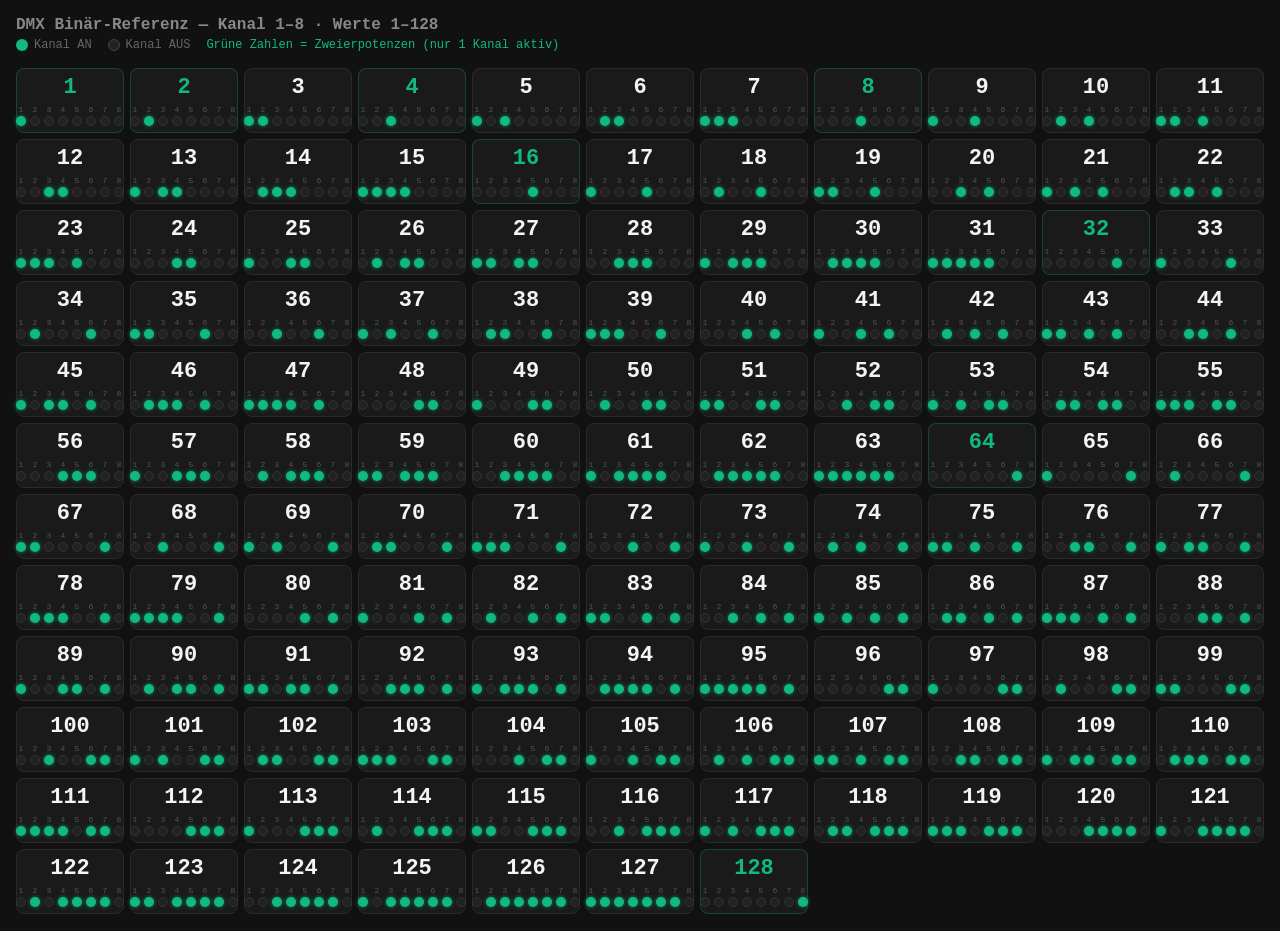
<file: maro-light-tools/reference/dmx_binary_ref.html>
<!DOCTYPE html>
<html lang="de">
<head>
<meta charset="UTF-8">
<meta name="viewport" content="width=device-width, initial-scale=1">
<title>DMX Binär-Referenz</title>
<style>
* { box-sizing: border-box; margin: 0; padding: 0; }
body { font-family: -apple-system, monospace; background: #111; color: #eee; padding: 16px; }
h1 { font-size: 16px; color: #888; margin-bottom: 4px; }
.legend {
  display: flex; align-items: center; gap: 16px;
  margin-bottom: 16px; font-size: 12px; color: #666;
}
.legend-item { display: flex; align-items: center; gap: 6px; }
.dot-on  { width: 12px; height: 12px; border-radius: 50%; background: #10b981; }
.dot-off { width: 12px; height: 12px; border-radius: 50%; background: #222; border: 1px solid #444; }

.grid {
  display: grid;
  grid-template-columns: repeat(auto-fill, minmax(100px, 1fr));
  gap: 6px;
}
.card {
  background: #1a1a1a; border: 1px solid #2a2a2a; border-radius: 8px;
  padding: 8px 8px 6px;
  display: flex; flex-direction: column; align-items: center; gap: 6px;
}
.num {
  font-size: 22px; font-weight: 700; color: #f3f4f6; line-height: 1;
}
.bits {
  display: flex; gap: 4px; align-items: flex-end;
}
.bit {
  display: flex; flex-direction: column; align-items: center; gap: 2px;
}
.bit-label { font-size: 8px; color: #555; }
.bit-dot {
  width: 10px; height: 10px; border-radius: 50%;
}
.bit-dot.on  { background: #10b981; box-shadow: 0 0 4px #10b981aa; }
.bit-dot.off { background: #222; border: 1px solid #333; }

/* highlight powers of 2 */
.card.pow2 { border-color: #10b98144; }
.card.pow2 .num { color: #10b981; }
</style>
</head>
<body>
<h1>DMX Binär-Referenz — Kanal 1–8 · Werte 1–128</h1>
<div class="legend">
  <div class="legend-item"><div class="dot-on"></div> Kanal AN</div>
  <div class="legend-item"><div class="dot-off"></div> Kanal AUS</div>
  <span style="color:#10b981">Grüne Zahlen = Zweierpotenzen (nur 1 Kanal aktiv)</span>
</div>
<div class="grid" id="grid"></div>

<script>
const grid = document.getElementById('grid');
const BITS = 8;

for (let n = 1; n <= 128; n++) {
  const isPow2 = (n & (n - 1)) === 0;
  const card = document.createElement('div');
  card.className = 'card' + (isPow2 ? ' pow2' : '');

  const num = document.createElement('div');
  num.className = 'num';
  num.textContent = n;

  const bits = document.createElement('div');
  bits.className = 'bits';

  // Kanal 1 links → Kanal 8 rechts
  for (let ch = 1; ch <= BITS; ch++) {
    const val = 1 << (ch - 1);
    const on = (n & val) !== 0;
    const bit = document.createElement('div');
    bit.className = 'bit';
    bit.innerHTML = `
      <div class="bit-label">${ch}</div>
      <div class="bit-dot ${on ? 'on' : 'off'}"></div>`;
    bits.appendChild(bit);
  }

  card.appendChild(num);
  card.appendChild(bits);
  grid.appendChild(card);
}
</script>
</body>
</html>
</file>
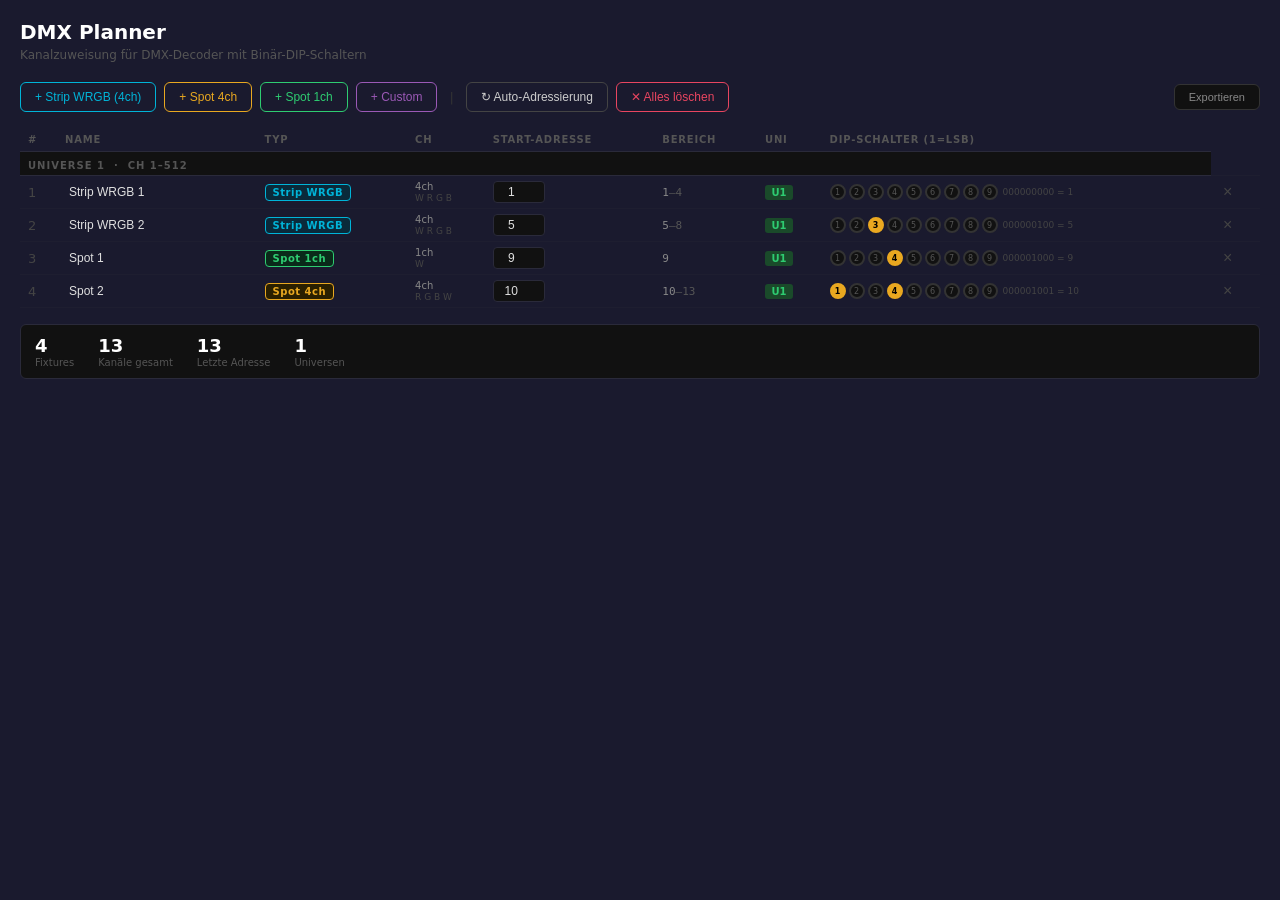
<file: maro-light-tools/reference/dmx_planner.html>
<!DOCTYPE html>
<html lang="de">
<head>
<meta charset="utf-8">
<title>DMX Planner</title>
<style>
* { box-sizing: border-box; margin: 0; padding: 0; }
body {
  background: #1a1a2e; color: #e0e0e0;
  font-family: -apple-system, system-ui, sans-serif;
  font-size: 13px; padding: 20px;
}
h1 { font-size: 20px; color: #fff; margin-bottom: 4px; }
.sub { color: #555; font-size: 12px; margin-bottom: 20px; }

.toolbar {
  display: flex; gap: 8px; flex-wrap: wrap; margin-bottom: 16px; align-items: center;
}
.add-btn {
  padding: 7px 14px; border: 1px solid #444; border-radius: 6px;
  background: #1a1a2e; color: #ccc; font-size: 12px; cursor: pointer;
}
.add-btn:hover { border-color: #888; color: #fff; }
.add-btn.strip { border-color: #00b4d8; color: #00b4d8; }
.add-btn.spot4 { border-color: #e9a820; color: #e9a820; }
.add-btn.spot1 { border-color: #2ecc71; color: #2ecc71; }
.add-btn.custom { border-color: #9b59b6; color: #9b59b6; }

.sep { color: #333; margin: 0 4px; }

table { width: 100%; border-collapse: collapse; }
thead th {
  text-align: left; padding: 6px 8px; font-size: 10px; font-weight: 600;
  text-transform: uppercase; letter-spacing: 0.8px; color: #555;
  border-bottom: 1px solid #2a2a3a;
}
tbody tr { border-bottom: 1px solid #1e1e30; }
tbody tr:hover { background: #1f1f35; }
tbody tr.conflict { background: #2a1515; }
tbody tr.conflict td { color: #e94560; }
td { padding: 5px 8px; vertical-align: middle; }

.badge {
  display: inline-block; padding: 2px 7px; border-radius: 4px;
  font-size: 10px; font-weight: 700; letter-spacing: 0.5px;
}
.badge.strip  { background: #0a2a3a; color: #00b4d8; border: 1px solid #00b4d8; }
.badge.spot4  { background: #2a2000; color: #e9a820; border: 1px solid #e9a820; }
.badge.spot1  { background: #0a2a1a; color: #2ecc71; border: 1px solid #2ecc71; }
.badge.custom { background: #1a0a2a; color: #9b59b6; border: 1px solid #9b59b6; }

.uni-badge {
  display: inline-block; width: 28px; text-align: center;
  padding: 2px 4px; border-radius: 3px; font-size: 10px; font-weight: 700;
}

.name-input {
  background: transparent; border: none; color: #e0e0e0;
  font-size: 12px; width: 120px; padding: 2px 4px;
  border-bottom: 1px solid transparent;
}
.name-input:focus { outline: none; border-bottom-color: #444; }

.addr-input {
  background: #111; border: 1px solid #2a2a3a; color: #e0e0e0;
  font-size: 12px; width: 52px; padding: 3px 6px; border-radius: 4px;
  text-align: center;
}
.addr-input:focus { outline: none; border-color: #00b4d8; }
.addr-input.manual { border-color: #e9a820; color: #e9a820; }
.addr-input.conflict { border-color: #e94560; }

.dip {
  display: flex; gap: 3px; align-items: center;
}
.dip-sw {
  width: 16px; height: 16px; border-radius: 50%;
  border: 2px solid #333; background: #111;
  display: flex; align-items: center; justify-content: center;
  font-size: 8px; color: #555; cursor: pointer; flex-shrink: 0;
  transition: background 0.1s, border-color 0.1s;
}
.dip-sw.on { background: #e9a820; border-color: #e9a820; color: #000; font-weight: 700; }
.dip-label { font-size: 9px; color: #444; margin-left: 2px; }

.del-btn {
  background: none; border: none; color: #444; cursor: pointer;
  font-size: 16px; padding: 0 4px; line-height: 1;
}
.del-btn:hover { color: #e94560; }

.ch-range { font-family: monospace; font-size: 11px; color: #888; }
.ch-range .end { color: #555; }

.section-header {
  padding: 8px 8px 4px; font-size: 10px; font-weight: 700;
  color: #555; text-transform: uppercase; letter-spacing: 1px;
  background: #111; border-bottom: 1px solid #2a2a3a;
}

/* Universe color coding */
.u1 { background: #1a2a1a; }
.u2 { background: #1a1a2a; }
.u3 { background: #2a1a1a; }
.u4 { background: #1a2a2a; }
.u5 { background: #2a1a2a; }

.uni-1  { background: #1a4a2a; color: #2ecc71; }
.uni-2  { background: #1a1a4a; color: #3498db; }
.uni-3  { background: #4a1a1a; color: #e74c3c; }
.uni-4  { background: #1a3a3a; color: #1abc9c; }
.uni-5  { background: #3a1a3a; color: #9b59b6; }

.stats {
  margin-top: 16px; padding: 10px 14px; background: #111;
  border: 1px solid #2a2a3a; border-radius: 6px;
  display: flex; gap: 24px; flex-wrap: wrap;
}
.stat { }
.stat .num { font-size: 18px; font-weight: 700; color: #fff; }
.stat .lbl { font-size: 10px; color: #555; margin-top: 1px; }

.export-btn {
  padding: 6px 14px; border: 1px solid #333; border-radius: 6px;
  background: #111; color: #888; font-size: 11px; cursor: pointer;
}
.export-btn:hover { border-color: #666; color: #ccc; }

.auto-badge {
  font-size: 9px; color: #555; margin-left: 3px; cursor: pointer;
}
.auto-badge:hover { color: #e9a820; }

.channels-label { font-size: 10px; color: #888; }
</style>
</head>
<body>

<h1>DMX Planner</h1>
<div class="sub">Kanalzuweisung für DMX-Decoder mit Binär-DIP-Schaltern</div>

<div class="toolbar">
  <button class="add-btn strip" onclick="addFixture('strip')">+ Strip WRGB (4ch)</button>
  <button class="add-btn spot4" onclick="addFixture('spot4')">+ Spot 4ch</button>
  <button class="add-btn spot1" onclick="addFixture('spot1')">+ Spot 1ch</button>
  <button class="add-btn custom" onclick="addFixtureCustom()">+ Custom</button>
  <span class="sep">|</span>
  <button class="add-btn" onclick="autoAddress()" title="Alle Adressen neu berechnen (nur Auto-Fixtures)">↻ Auto-Adressierung</button>
  <button class="add-btn" onclick="clearAll()" style="color:#e94560;border-color:#e94560">✕ Alles löschen</button>
  <span class="sep" style="flex:1"></span>
  <button class="export-btn" onclick="exportText()">Exportieren</button>
</div>

<table>
  <thead>
    <tr>
      <th>#</th>
      <th>Name</th>
      <th>Typ</th>
      <th>Ch</th>
      <th>Start-Adresse</th>
      <th>Bereich</th>
      <th>Uni</th>
      <th style="min-width:200px">DIP-Schalter (1=LSB)</th>
    </tr>
  </thead>
  <tbody id="fixture-table"></tbody>
</table>

<div class="stats" id="stats"></div>

<script>
// --- State ---
const FIXTURE_TYPES = {
  strip:  { label: 'Strip WRGB', channels: 4, chOrder: 'W R G B', color: 'strip' },
  spot4:  { label: 'Spot 4ch',   channels: 4, chOrder: 'R G B W', color: 'spot4' },
  spot1:  { label: 'Spot 1ch',   channels: 1, chOrder: 'W',       color: 'spot1' },
};
const UNI_COLORS = ['uni-1','uni-2','uni-3','uni-4','uni-5'];
const CH_PER_UNI = 512;

let fixtures = [];  // [{id, name, type, channels, startAddr, manual}]
let nextId = 1;

function load() {
  try {
    const s = localStorage.getItem('dmx_planner');
    if (s) { const d = JSON.parse(s); fixtures = d.fixtures || []; nextId = d.nextId || 1; }
  } catch(e) {}
}
function save() {
  localStorage.setItem('dmx_planner', JSON.stringify({fixtures, nextId}));
}

// --- Addressing ---
function computeAddresses() {
  // Build sorted list, respect manual addresses
  let cursor = 1;
  for (const f of fixtures) {
    if (!f.manual) {
      // Find next free address
      while (true) {
        const end = cursor + f.channels - 1;
        // Check no overlap with any manual fixture placed before
        const overlap = fixtures.filter(o => o.manual).some(o => {
          const oe = o.startAddr + o.channels - 1;
          return cursor <= oe && end >= o.startAddr;
        });
        if (!overlap) break;
        cursor++;
      }
      f.startAddr = cursor;
    }
    cursor = Math.max(cursor, f.startAddr + f.channels);
  }
}

function autoAddress() {
  // Reset all non-manual to re-sequence
  let cursor = 1;
  for (const f of fixtures) {
    if (!f.manual) {
      f.startAddr = cursor;
    }
    cursor = f.startAddr + f.channels;
  }
  save(); render();
}

function hasConflict(f) {
  const end = f.startAddr + f.channels - 1;
  return fixtures.some(o => o.id !== f.id && o.startAddr <= end && (o.startAddr + o.channels - 1) >= f.startAddr);
}

// --- Fixtures ---
function addFixture(type) {
  const def = FIXTURE_TYPES[type];
  const count = fixtures.filter(f => f.type === type).length + 1;
  const last = fixtures[fixtures.length - 1];
  const startAddr = last ? last.startAddr + last.channels : 1;
  fixtures.push({ id: nextId++, name: def.label + ' ' + count, type, channels: def.channels, startAddr, manual: false });
  save(); render();
}

function addFixtureCustom() {
  const chStr = prompt('Wie viele Kanäle?', '1');
  const ch = parseInt(chStr);
  if (isNaN(ch) || ch < 1 || ch > 512) return;
  const last = fixtures[fixtures.length - 1];
  const startAddr = last ? last.startAddr + last.channels : 1;
  fixtures.push({ id: nextId++, name: 'Custom ' + ch + 'ch', type: 'custom', channels: ch, startAddr, manual: false });
  save(); render();
}

function deleteFixture(id) {
  fixtures = fixtures.filter(f => f.id !== id);
  save(); render();
}

function clearAll() {
  if (!confirm('Alle Fixtures löschen?')) return;
  fixtures = []; nextId = 1;
  save(); render();
}

function updateName(id, val) {
  const f = fixtures.find(f => f.id === id);
  if (f) { f.name = val; save(); }
}

function updateAddr(id, val) {
  const f = fixtures.find(f => f.id === id);
  if (!f) return;
  const v = parseInt(val);
  if (!isNaN(v) && v >= 1 && v <= 512) {
    f.startAddr = v;
    f.manual = true;
  }
  save(); render();
}

function clearManual(id) {
  const f = fixtures.find(f => f.id === id);
  if (f) { f.manual = false; autoAddress(); }
}

function universe(addr) { return Math.floor((addr - 1) / CH_PER_UNI) + 1; }
function chInUni(addr) { return ((addr - 1) % CH_PER_UNI) + 1; }

// --- DIP switches ---
// Convention: 9 switches, SW1=bit0(1), SW2=bit1(2), ..., SW9=bit8(256)
// address = binary_value + 1  →  binary_value = address - 1
function addrToDip(addr) {
  const v = addr - 1;  // 0-indexed binary value
  const bits = [];
  for (let i = 0; i < 9; i++) bits.push((v >> i) & 1);
  return bits;  // bits[0]=SW1(LSB), bits[8]=SW9(MSB)
}

function dipToAddr(bits) {
  let v = 0;
  for (let i = 0; i < 9; i++) if (bits[i]) v |= (1 << i);
  return v + 1;
}

function toggleDip(fixtureId, swIdx) {
  const f = fixtures.find(f => f.id === fixtureId);
  if (!f) return;
  const bits = addrToDip(f.startAddr);
  bits[swIdx] ^= 1;
  f.startAddr = dipToAddr(bits);
  f.manual = true;
  save(); render();
}

// --- Render ---
function render() {
  computeAddresses();
  const tbody = document.getElementById('fixture-table');
  tbody.innerHTML = '';

  // Group by universe for section headers
  let lastUni = 0;

  fixtures.forEach((f, idx) => {
    const conflict = hasConflict(f);
    const endAddr = f.startAddr + f.channels - 1;
    const uni = universe(f.startAddr);
    const localStart = chInUni(f.startAddr);
    const localEnd = chInUni(endAddr);
    const bits = addrToDip(f.startAddr);
    const def = FIXTURE_TYPES[f.type] || { label: 'Custom', chOrder: '', color: 'custom' };
    const uniColor = UNI_COLORS[(uni - 1) % UNI_COLORS.length];

    if (uni !== lastUni) {
      const hdr = document.createElement('tr');
      hdr.innerHTML = `<td colspan="8" class="section-header">Universe ${uni} &nbsp;·&nbsp; Ch ${(uni-1)*512+1}–${uni*512}</td>`;
      tbody.appendChild(hdr);
      lastUni = uni;
    }

    const tr = document.createElement('tr');
    if (conflict) tr.classList.add('conflict');

    // DIP switches HTML
    const dipVal = f.startAddr - 1;
    const dipHtml = bits.map((b, i) =>
      `<span class="dip-sw ${b ? 'on' : ''}" onclick="toggleDip(${f.id},${i})" title="SW${i+1} = ${1<<i}">${i+1}</span>`
    ).join('') + `<span class="dip-label">${dipVal.toString(2).padStart(9,'0')} = ${f.startAddr}</span>`;

    const addrClass = conflict ? 'conflict' : (f.manual ? 'manual' : '');
    const manualBadge = f.manual ? `<span class="auto-badge" onclick="clearManual(${f.id})" title="Manual — klicken zum Zurücksetzen auf Auto">●</span>` : '';

    tr.innerHTML = `
      <td style="color:#444">${idx+1}</td>
      <td><input class="name-input" value="${esc(f.name)}" onchange="updateName(${f.id},this.value)" onblur="updateName(${f.id},this.value)"></td>
      <td><span class="badge ${def.color}">${def.label}</span></td>
      <td class="channels-label">${f.channels}ch${def.chOrder ? '<br><span style="color:#444;font-size:9px">' + def.chOrder + '</span>' : ''}</td>
      <td>
        <input class="addr-input ${addrClass}" type="number" min="1" max="512" value="${f.startAddr}"
          onchange="updateAddr(${f.id},this.value)" onblur="updateAddr(${f.id},this.value)">
        ${manualBadge}
      </td>
      <td class="ch-range">${localStart}<span class="end">${f.channels > 1 ? '–'+localEnd : ''}</span></td>
      <td><span class="uni-badge ${uniColor}">U${uni}</span></td>
      <td><div class="dip">${dipHtml}</div></td>
      <td><button class="del-btn" onclick="deleteFixture(${f.id})">×</button></td>
    `;
    tbody.appendChild(tr);
  });

  renderStats();
}

function renderStats() {
  const totalCh = fixtures.reduce((s, f) => s + f.channels, 0);
  const maxAddr = fixtures.reduce((m, f) => Math.max(m, f.startAddr + f.channels - 1), 0);
  const unis = maxAddr > 0 ? Math.ceil(maxAddr / CH_PER_UNI) : 0;
  const conflicts = fixtures.filter(f => hasConflict(f)).length;

  document.getElementById('stats').innerHTML = `
    <div class="stat"><div class="num">${fixtures.length}</div><div class="lbl">Fixtures</div></div>
    <div class="stat"><div class="num">${totalCh}</div><div class="lbl">Kanäle gesamt</div></div>
    <div class="stat"><div class="num">${maxAddr || '–'}</div><div class="lbl">Letzte Adresse</div></div>
    <div class="stat"><div class="num">${unis || '–'}</div><div class="lbl">Universen</div></div>
    ${conflicts ? `<div class="stat"><div class="num" style="color:#e94560">${conflicts}</div><div class="lbl" style="color:#e94560">Konflikte</div></div>` : ''}
  `;
}

function esc(s) { return s.replace(/"/g, '&quot;').replace(/</g, '&lt;'); }

// --- Export ---
function exportText() {
  let out = 'DMX Kanalplan\n' + '='.repeat(60) + '\n\n';
  let lastUni = 0;
  fixtures.forEach((f, i) => {
    const uni = universe(f.startAddr);
    if (uni !== lastUni) {
      if (lastUni) out += '\n';
      out += `--- Universe ${uni} (Ch ${(uni-1)*512+1}–${uni*512}) ---\n`;
      lastUni = uni;
    }
    const end = f.startAddr + f.channels - 1;
    const bits = addrToDip(f.startAddr);
    const dipStr = bits.map((b,i) => b ? `SW${i+1}` : '').filter(Boolean).join('+') || 'alle OFF';
    const def = FIXTURE_TYPES[f.type] || { label: 'Custom', chOrder: '' };
    out += `${String(i+1).padStart(2)}. ${f.name.padEnd(20)} Ch ${String(f.startAddr).padStart(3)}–${String(end).padEnd(3)}  ${def.label.padEnd(12)}  DIP: ${dipStr}\n`;
  });
  const blob = new Blob([out], {type:'text/plain'});
  const a = document.createElement('a');
  a.href = URL.createObjectURL(blob);
  a.download = 'dmx_kanalplan.txt';
  a.click();
}

// Init
load();
if (fixtures.length === 0) {
  // Example setup
  fixtures.push({ id: nextId++, name: 'Strip WRGB 1', type: 'strip', channels: 4, startAddr: 1,  manual: false });
  fixtures.push({ id: nextId++, name: 'Strip WRGB 2', type: 'strip', channels: 4, startAddr: 5,  manual: false });
  fixtures.push({ id: nextId++, name: 'Spot 1',       type: 'spot1', channels: 1, startAddr: 9,  manual: false });
  fixtures.push({ id: nextId++, name: 'Spot 2',       type: 'spot4', channels: 4, startAddr: 10, manual: false });
  save();
}
render();
</script>
</body>
</html>
</file>
